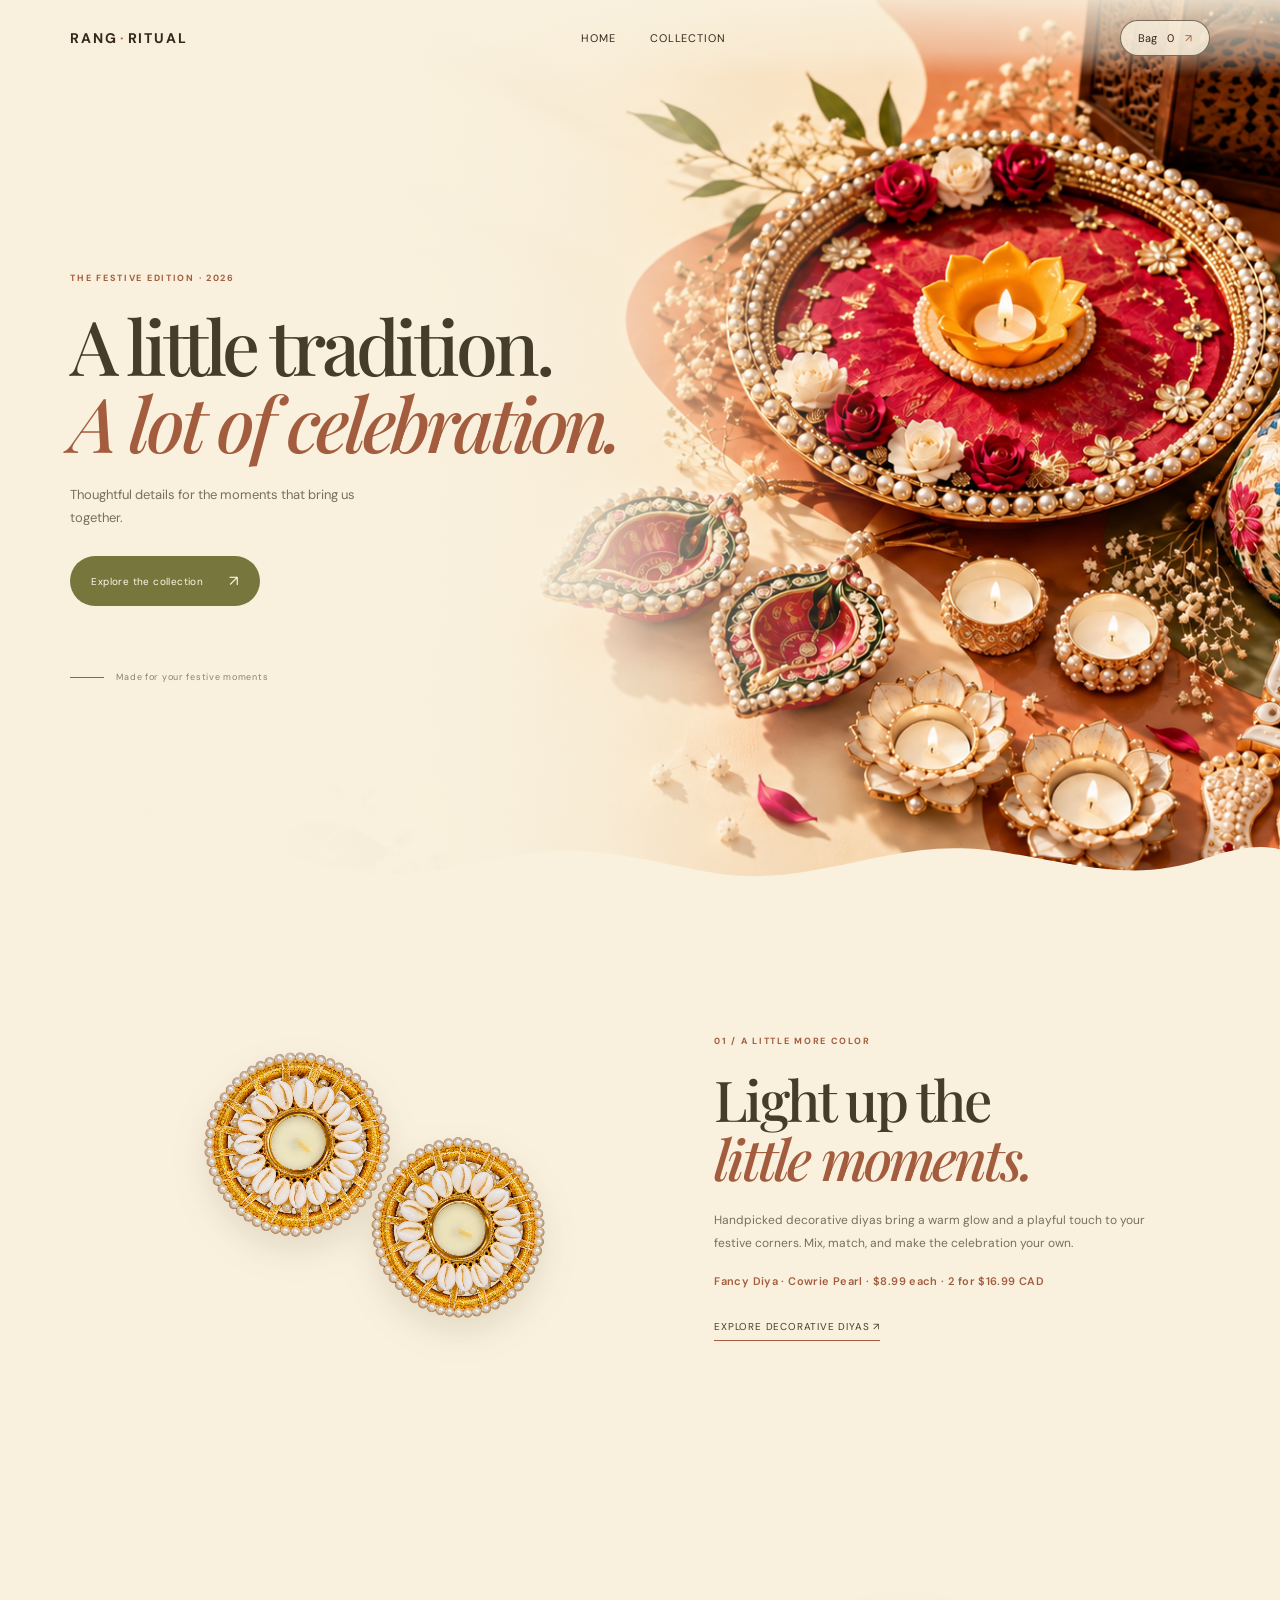
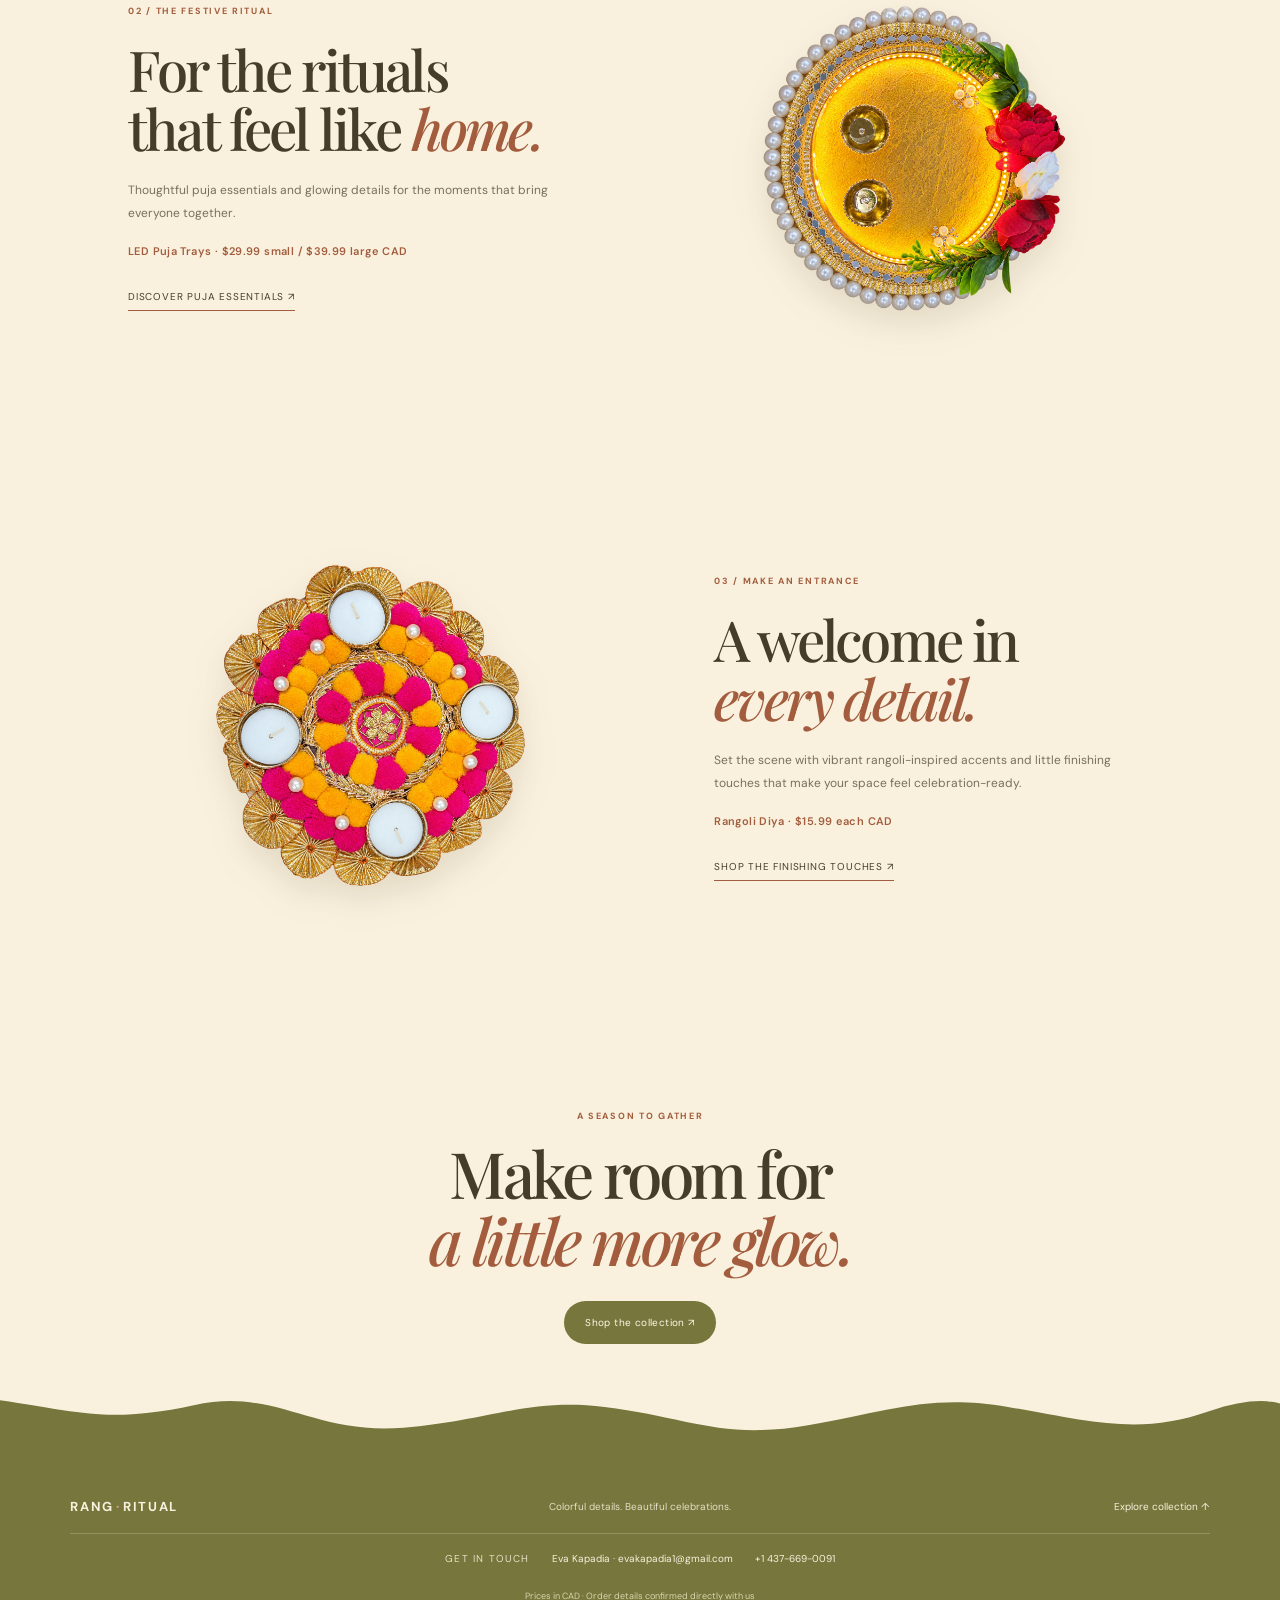
<file: index.html>
<!doctype html>
<html lang="en">

<head>
  <meta charset="utf-8">
  <meta name="viewport" content="width=device-width, initial-scale=1">
  <meta name="theme-color" content="#f9f1de">
  <title>Festive Collection — A little tradition, a lot of celebration</title>
  <link rel="preconnect" href="https://fonts.googleapis.com">
  <link rel="preconnect" href="https://fonts.gstatic.com" crossorigin>
  <link
    href="https://fonts.googleapis.com/css2?family=DM+Sans:wght@400;500;600;700&family=Playfair+Display:ital,wght@0,500;0,600;1,500;1,600&display=swap"
    rel="stylesheet">
  <link rel="stylesheet" href="style.css">
</head>

<body>
  <header class="nav"><a class="brand" href="index.html">RANG<span>·</span>RITUAL</a>
    <nav><a href="index.html">Home</a><a href="shop.html">Collection</a></nav><button
      class="cart-trigger" id="openCart">Bag <span id="cartCount">0</span> <span
        class="bag-icon">↗</span></button><button class="menu" id="menuBtn" aria-label="Open menu">☰</button>
  </header>
  <main>
    <section class="hero">
      <div class="hero-copy">
        <p class="eyebrow">THE FESTIVE EDITION · 2026</p>
        <h1>A little tradition.<br><em>A lot of celebration.</em></h1>
        <p class="hero-desc">Thoughtful details for the moments that bring us together.</p><a class="cta"
          href="shop.html">Explore the collection <span>↗</span></a>
        <div class="hero-note"><span class="line"></span><span>Made for your festive moments</span></div>
      </div>
      <div class="hero-art" aria-hidden="true"></div>
      <div class="hero-wave" aria-hidden="true">
        <svg viewBox="0 0 1440 100" preserveAspectRatio="none" xmlns="http://www.w3.org/2000/svg">
          <path
            d="M0,34 C90,48 122,62 218,40 C310,18 351,76 454,67 C548,59 594,31 680,42 C773,54 812,82 909,64 C1001,47 1046,26 1134,42 C1226,59 1282,77 1361,47 C1394,35 1421,32 1440,38 L1440,100 L0,100 Z"
            fill="#f0e4c9" />
        </svg>
      </div>
    </section>
    <section class="editorial-feature feature-one" id="feature-diyas">
      <div class="feature-visual"><span class="shape shape-peach"></span><img src="assets/home-fancy-diya-cutout.png"
          alt="Cowrie pearl fancy diya holders on a transparent background"></div>
      <div class="feature-copy">
        <p class="eyebrow">01 / A LITTLE MORE COLOR</p>
        <h2>Light up the<br><em>little moments.</em></h2>
        <p>Handpicked decorative diyas bring a warm glow and a playful touch to your festive corners. Mix, match, and
          make the celebration your own.</p>
        <p class="feature-price">Fancy Diya · Cowrie Pearl · $8.99 each · 2 for $16.99 CAD</p><a class="text-link"
          href="shop.html">Explore decorative diyas ↗</a>
      </div>
    </section>
    <section class="editorial-feature feature-two" id="feature-puja">
      <div class="feature-visual"><span class="shape shape-olive"></span><img src="assets/home-puja-tray-cutout.png"
          alt="Ornate LED puja tray with gold trim and floral accents on a transparent background"></div>
      <div class="feature-copy">
        <p class="eyebrow">02 / THE FESTIVE RITUAL</p>
        <h2>For the rituals<br>that feel like <em>home.</em></h2>
        <p>Thoughtful puja essentials and glowing details for the moments that bring everyone together.</p>
        <p class="feature-price">LED Puja Trays · $29.99 small / $39.99 large CAD</p><a class="text-link"
          href="shop.html">Discover puja essentials ↗</a>
      </div>
    </section>
    <section class="editorial-feature feature-three">
      <div class="feature-visual"><span class="shape shape-rust"></span><img src="assets/home-rangoli-diya-cutout.png"
          alt="Rangoli diya with bright pink and yellow accents"></div>
      <div class="feature-copy">
        <p class="eyebrow">03 / MAKE AN ENTRANCE</p>
        <h2>A welcome in<br><em>every detail.</em></h2>
        <p>Set the scene with vibrant rangoli-inspired accents and little finishing touches that make your space feel
          celebration-ready.</p>
        <p class="feature-price">Rangoli Diya · $15.99 each CAD</p><a class="text-link" href="shop.html">Shop the
          finishing touches ↗</a>
      </div>
    </section>
    <section class="closing">
      <p class="eyebrow">A SEASON TO GATHER</p>
      <h2>Make room for<br><em>a little more glow.</em></h2><a href="shop.html" class="cta">Shop the collection ↗</a>
      <div class="closing-wave" aria-hidden="true"><svg viewBox="0 0 1440 100" preserveAspectRatio="none"
          xmlns="http://www.w3.org/2000/svg">
          <path
            d="M0,34 C90,48 122,62 218,40 C310,18 351,76 454,67 C548,59 594,31 680,42 C773,54 812,82 909,64 C1001,47 1046,26 1134,42 C1226,59 1282,77 1361,47 C1394,35 1421,32 1440,38 L1440,100 L0,100 Z"
            fill="#77763c" />
        </svg></div>
    </section>
  </main>
  <footer><a class="brand" href="index.html">RANG<span>·</span>RITUAL</a>
    <p>Colorful details. Beautiful celebrations.</p><a href="shop.html">Explore collection ↑</a>
    <address class="footer-contact">
      <span class="footer-contact-label">Get in touch</span>
      <a href="mailto:evakapadia1@gmail.com">Eva Kapadia · evakapadia1@gmail.com</a>
      <a href="tel:+14376690091">+1 437-669-0091</a>
    </address>
    <small>Prices in CAD ·
      Order details confirmed directly with us</small>
  </footer>
  <div class="scrim" id="scrim"></div>
  <aside class="cart-panel" id="cartPanel" aria-label="Shopping cart">
    <div class="cart-head">
      <div>
        <p class="eyebrow">YOUR SELECTION</p>
        <h2>Your bag <span id="drawerCount">(0)</span></h2>
      </div><button id="closeCart" class="close" aria-label="Close cart">×</button>
    </div>
    <div id="cartItems" class="cart-items">
      <div class="empty">Your bag is waiting for a little glow.</div>
    </div>
    <div class="cart-bottom">
      <div class="subtotal"><span>Subtotal</span><strong id="subtotal">$0.00</strong></div>
      <p class="cart-hint">Bundle offers are applied automatically where available.</p><button id="orderBtn"
        class="order-btn">Continue to order ↗</button>
      <p class="cart-hint">Continue to WhatsApp to send your cart as an order request.</p>
    </div>
  </aside>
  <script src="script.js"></script>
</body>

</html>
</file>
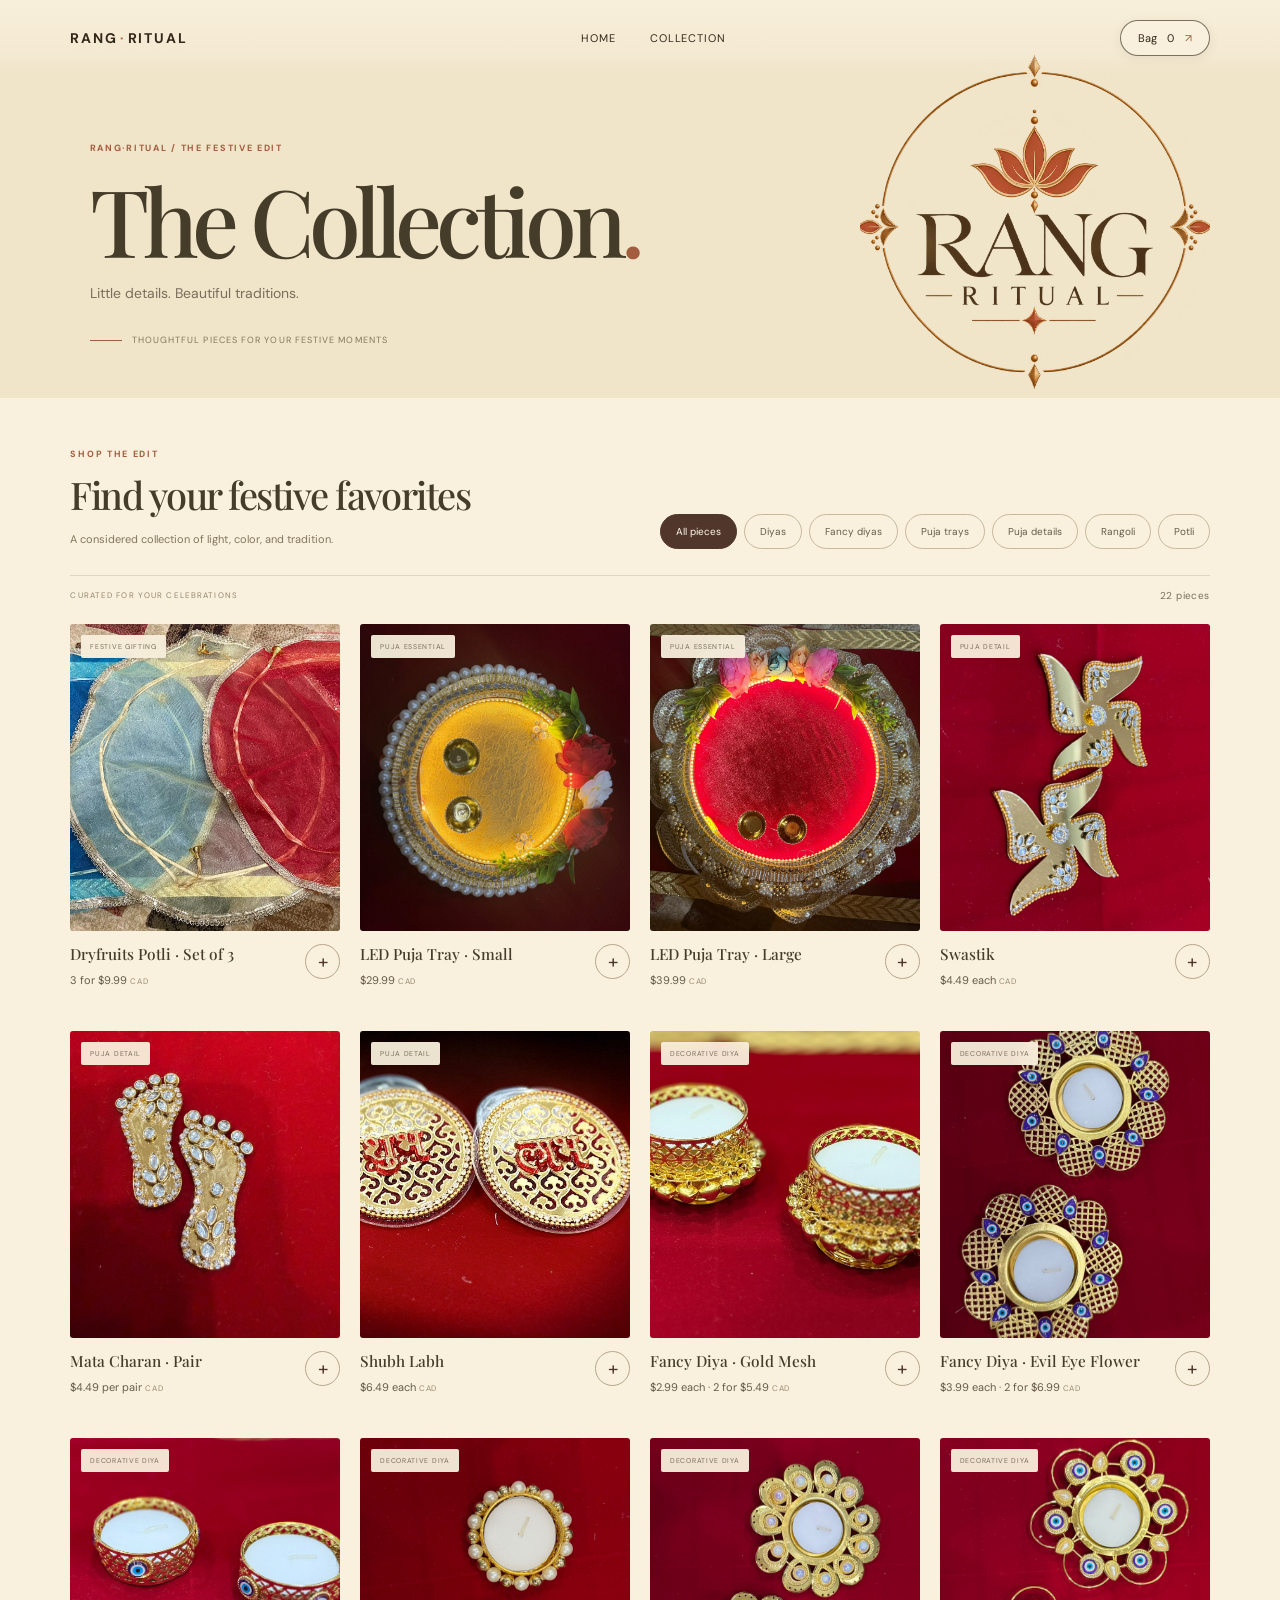
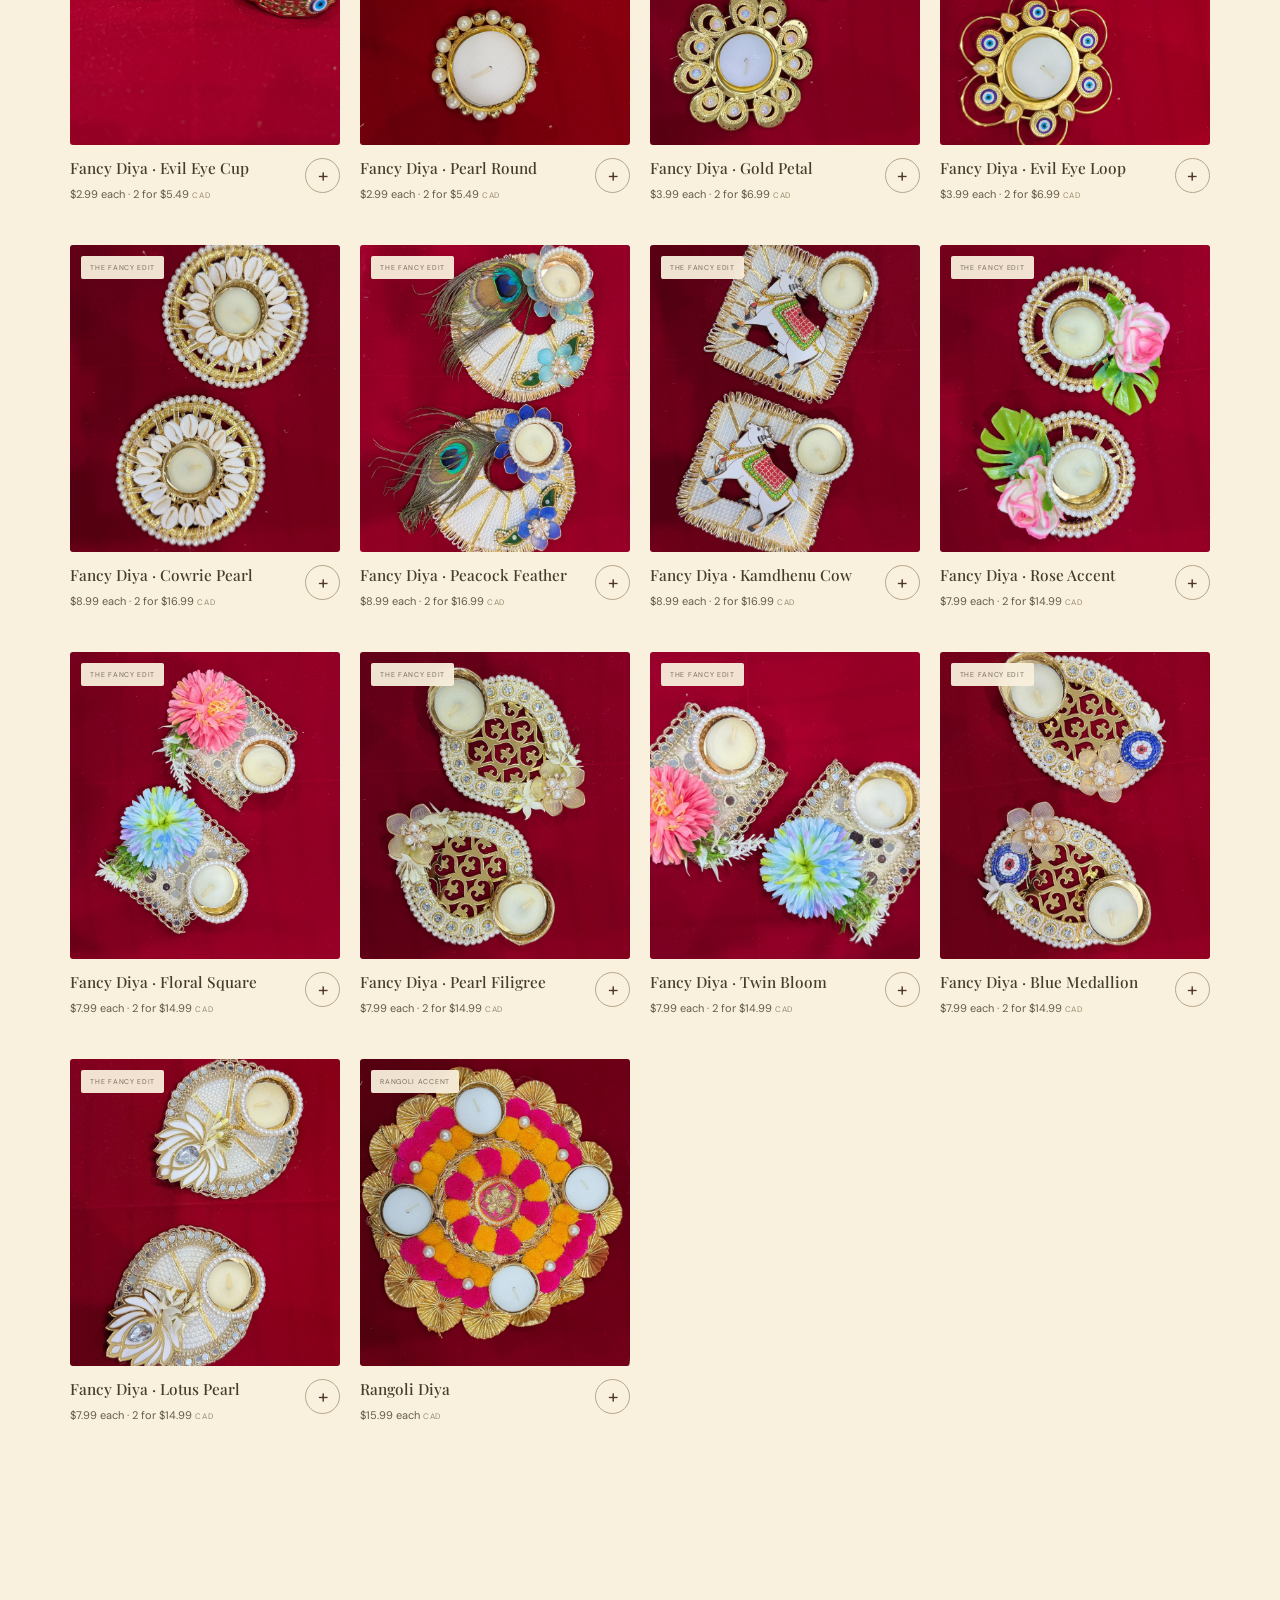
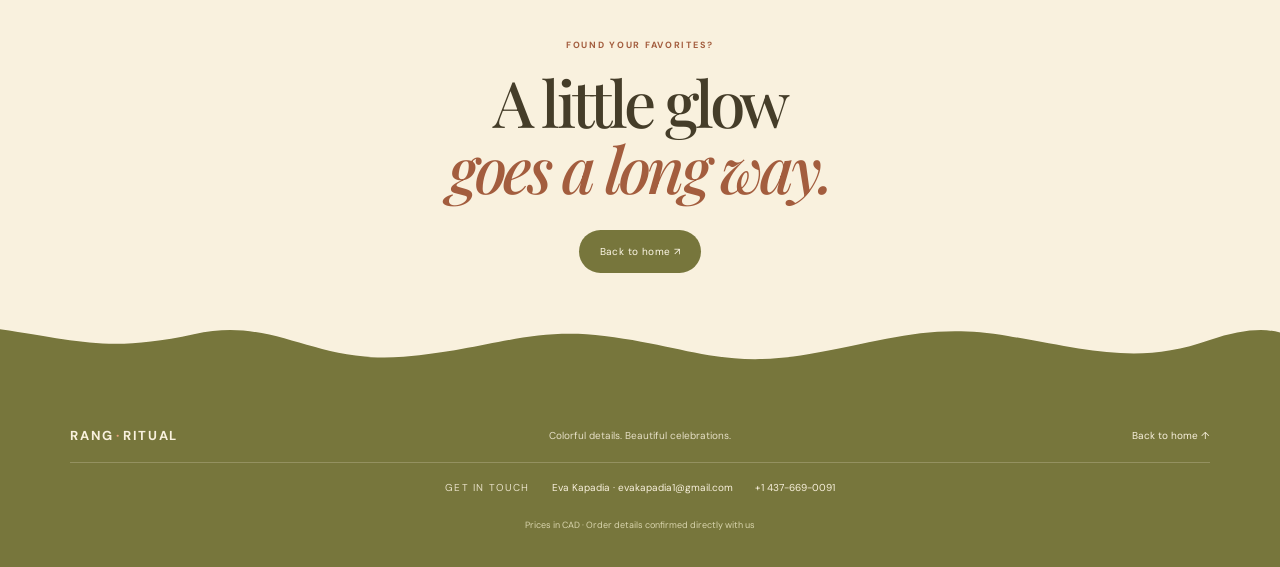
<file: shop.html>
<!doctype html>
<html lang="en">

<head>
    <meta charset="utf-8">
    <meta name="viewport" content="width=device-width, initial-scale=1">
    <meta name="theme-color" content="#f9f1de">
    <title>Collection — Rang·Ritual</title>
    <link rel="preconnect" href="https://fonts.googleapis.com">
    <link rel="preconnect" href="https://fonts.gstatic.com" crossorigin>
    <link
        href="https://fonts.googleapis.com/css2?family=DM+Sans:wght@400;500;600;700&family=Playfair+Display:ital,wght@0,500;0,600;1,500;1,600&display=swap"
        rel="stylesheet">
    <link rel="stylesheet" href="style.css">
</head>

<body>
    <header class="nav"><a class="brand" href="index.html">RANG<span>·</span>RITUAL</a>
        <nav><a href="index.html">Home</a><a href="shop.html">Collection</a></nav>
        <button class="cart-trigger" id="openCart">Bag <span id="cartCount">0</span> <span
                class="bag-icon">↗</span></button><button class="menu" id="menuBtn" aria-label="Open menu">☰</button>
    </header>
    <main>
        <section class="shop-banner">
            <img class="shop-banner-logo" src="assets/Elegant RANG RITUAL Lotus Emblem.png" alt="Rang Ritual lotus emblem">
            <p class="eyebrow">RANG·RITUAL / THE FESTIVE EDIT</p>
            <h1>The Collection<span class="shop-period">.</span></h1>
            <p>Little details. Beautiful traditions.</p>
            <div class="shop-banner-note"><span></span>Thoughtful pieces for your festive moments</div>
        </section>
        <section class="catalog shop-catalog">
            <div class="catalog-head">
                <div class="catalog-title">
                    <p class="eyebrow">SHOP THE EDIT</p>
                    <h3>Find your festive favorites</h3>
                    <p class="catalog-subtitle">A considered collection of light, color, and tradition.</p>
                </div>
                <div class="filters" id="filters" aria-label="Filter products by category"><button class="active"
                        data-filter="all">All pieces</button><button data-filter="diya">Diyas</button><button
                        data-filter="fancy">Fancy diyas</button><button data-filter="tray">Puja trays</button><button
                        data-filter="puja">Puja details</button><button data-filter="rangoli">Rangoli</button><button
                        data-filter="potli">Potli</button></div>
            </div>
            <div class="catalog-status"><span>CURATED FOR YOUR CELEBRATIONS</span><span id="resultCount">22
                    pieces</span></div>
            <div class="products" id="products" aria-live="polite"></div>
        </section>
        <section class="closing">
            <p class="eyebrow">FOUND YOUR FAVORITES?</p>
            <h2>A little glow<br><em>goes a long way.</em></h2><a href="index.html" class="cta">Back to home ↗</a>
            <div class="closing-wave" aria-hidden="true"><svg viewBox="0 0 1440 100" preserveAspectRatio="none"
                    xmlns="http://www.w3.org/2000/svg">
                    <path
                        d="M0,34 C90,48 122,62 218,40 C310,18 351,76 454,67 C548,59 594,31 680,42 C773,54 812,82 909,64 C1001,47 1046,26 1134,42 C1226,59 1282,77 1361,47 C1394,35 1421,32 1440,38 L1440,100 L0,100 Z"
                        fill="#77763c" />
                </svg></div>
        </section>
    </main>
    <footer><a class="brand" href="index.html">RANG<span>·</span>RITUAL</a>
        <p>Colorful details. Beautiful celebrations.</p><a href="index.html">Back to home ↑</a>
        <address class="footer-contact">
            <span class="footer-contact-label">Get in touch</span>
            <a href="mailto:evakapadia1@gmail.com">Eva Kapadia · evakapadia1@gmail.com</a>
            <a href="tel:+14376690091">+1 437-669-0091</a>
        </address>
        <small>Prices in CAD ·
            Order details confirmed directly with us</small>
    </footer>
    <div class="scrim" id="scrim"></div>
    <aside class="cart-panel" id="cartPanel" aria-label="Shopping cart">
        <div class="cart-head">
            <div>
                <p class="eyebrow">YOUR SELECTION</p>
                <h2>Your bag <span id="drawerCount">(0)</span></h2>
            </div><button id="closeCart" class="close" aria-label="Close cart">×</button>
        </div>
        <div id="cartItems" class="cart-items">
            <div class="empty">Your bag is waiting for a little glow.</div>
        </div>
        <div class="cart-bottom">
            <div class="subtotal"><span>Subtotal</span><strong id="subtotal">$0.00</strong></div>
            <p class="cart-hint">Bundle offers are applied automatically where available.</p><button id="orderBtn"
                class="order-btn">Continue to order ↗</button>
            <p class="cart-hint">Continue to WhatsApp to send your cart as an order request.</p>
        </div>
    </aside>
    <script src="script.js"></script>
</body>

</html>
</file>
<file: style.css>
* {
  box-sizing: border-box;
}
html {
  scroll-behavior: smooth;
}
body {
  margin: 0;
  background: #f9f1de;
  color: #453d29;
  font-family: "DM Sans", sans-serif;
}
button,
a {
  font: inherit;
}
a {
  color: inherit;
  text-decoration: none;
}
.nav {
  height: 76px;
  padding: 0 5.5%;
  display: flex;
  align-items: center;
  justify-content: space-between;
  position: absolute;
  z-index: 5;
  top: 0;
  width: 100%;
  color: #453d29;
}
.brand {
  font-size: 14px;
  font-weight: 700;
  letter-spacing: 0.13em;
}
.brand span {
  color: #c16e45;
  margin: 0 2px;
}
.nav nav {
  display: flex;
  gap: 34px;
  font-size: 11px;
  letter-spacing: 0.08em;
  text-transform: uppercase;
}
.nav nav a {
  transition: opacity 0.2s;
}
.nav nav a:hover {
  opacity: 0.55;
}
.cart-trigger {
  border: 1px solid #453d29;
  background: transparent;
  border-radius: 30px;
  padding: 10px 17px;
  font-size: 11px;
  cursor: pointer;
}
.cart-trigger span:first-child {
  margin-left: 7px;
}
.bag-icon {
  margin-left: 8px;
  color: #b95d36;
}
.menu {
  display: none;
  background: none;
  border: 0;
  font-size: 20px;
}
.hero {
  min-height: 680px;
  height: min(790px, 100vh);
  position: relative;
  overflow: hidden;
  display: flex;
  align-items: center;
  padding: 100px 5.5% 70px;
  background: #f9f1de;
}
.hero-copy {
  position: relative;
  z-index: 2;
  width: 48%;
  max-width: 590px;
  margin-top: 10px;
}
.eyebrow {
  font-size: 9px;
  letter-spacing: 0.19em;
  font-weight: 700;
  color: #a35d3e;
  margin: 0 0 22px;
}
.hero h1,
.intro h2,
.story h2,
.essentials h2,
.closing h2 {
  font-family: "Playfair Display", serif;
  font-weight: 500;
  letter-spacing: -0.055em;
  line-height: 1.04;
  margin: 0;
}
.hero h1 {
  font-size: clamp(42px, 5.6vw, 78px);
}
em {
  font-weight: 500;
  color: #a35d3e;
}
.hero-desc {
  font-size: 13px;
  line-height: 1.8;
  color: #786f5c;
  max-width: 320px;
  margin: 23px 0 27px;
}
.cta {
  display: inline-flex;
  align-items: center;
  gap: 26px;
  padding: 15px 21px;
  background: #77763c;
  color: #fff9e9;
  border-radius: 30px;
  font-size: 10px;
  letter-spacing: 0.04em;
  transition:
    transform 0.2s,
    background 0.2s;
}
.cta:hover {
  transform: translateY(-2px);
  background: #56562b;
}
.cta span {
  font-size: 15px;
}
.hero-note {
  display: flex;
  align-items: center;
  gap: 12px;
  margin-top: 76px;
  font-size: 9px;
  letter-spacing: 0.08em;
  color: #8c8067;
}
.line {
  width: 34px;
  height: 1px;
  background: #a35d3e;
}
.hero-art {
  position: absolute;
  right: -2%;
  top: 4%;
  width: 65%;
  height: 91%;
  display: flex;
  align-items: center;
  justify-content: center;
}
.hero-art img {
  width: 100%;
  height: 100%;
  object-fit: contain;
  mix-blend-mode: multiply;
}
.side-note {
  position: absolute;
  right: 2.5%;
  top: 48%;
  writing-mode: vertical-rl;
  font-size: 8px;
  letter-spacing: 0.22em;
  color: #8d815f;
}
.hero-bottom-wave {
  position: absolute;
  bottom: -1px;
  left: 0;
  width: 100%;
  height: 62px;
  background: #f0e4c9;
  clip-path: polygon(
    0 40%,
    8% 55%,
    17% 35%,
    27% 65%,
    37% 55%,
    48% 70%,
    58% 35%,
    69% 58%,
    80% 38%,
    90% 62%,
    100% 32%,
    100% 100%,
    0 100%
  );
}
.intro {
  text-align: center;
  padding: 115px 20px 62px;
  background: #f0e4c9;
}
.intro .eyebrow {
  margin-bottom: 16px;
}
.intro h2 {
  font-size: clamp(38px, 5vw, 64px);
}
.intro > p:last-child {
  font-size: 12px;
  color: #7c715e;
  margin-top: 18px;
}
.catalog {
  padding: 50px 5.5% 125px;
  background: #f0e4c9;
}
.catalog-head {
  display: flex;
  align-items: end;
  justify-content: space-between;
  gap: 24px;
  margin-bottom: 30px;
}
.catalog-head .eyebrow {
  margin-bottom: 9px;
}
.catalog-head h3 {
  font:
    500 32px "Playfair Display",
    serif;
  margin: 0;
  letter-spacing: -0.04em;
}
.filters {
  display: flex;
  gap: 7px;
  flex-wrap: wrap;
  justify-content: flex-end;
}
.filters button {
  border: 1px solid #c8b99b;
  background: transparent;
  border-radius: 30px;
  padding: 9px 13px;
  font-size: 9px;
  color: #665b47;
  cursor: pointer;
}
.filters button.active,
.filters button:hover {
  background: #77763c;
  border-color: #77763c;
  color: #fff;
}
.products {
  display: grid;
  grid-template-columns: repeat(4, minmax(0, 1fr));
  gap: 42px 18px;
}
.product {
  min-width: 0;
}
.product-image {
  height: clamp(180px, 23vw, 320px);
  background: #eadbc2;
  position: relative;
  overflow: hidden;
  border-radius: 2px;
}
.product-image img {
  width: 100%;
  height: 100%;
  object-fit: cover;
  mix-blend-mode: multiply;
  transition: transform 0.6s cubic-bezier(0.2, 0.7, 0.2, 1);
}
.product:hover .product-image img {
  transform: scale(1.045);
}
.product-tag {
  position: absolute;
  top: 12px;
  left: 12px;
  background: #f9f1de;
  color: #786f5c;
  padding: 7px 9px;
  font-size: 8px;
  letter-spacing: 0.08em;
  text-transform: uppercase;
}
.product-meta {
  display: flex;
  justify-content: space-between;
  gap: 10px;
  align-items: start;
  padding: 13px 0 0;
}
.product h4 {
  font:
    500 16px "Playfair Display",
    serif;
  margin: 0 0 5px;
}
.price {
  font-size: 11px;
  color: #716750;
  line-height: 1.5;
}
.add {
  border: 1px solid #77763c;
  background: transparent;
  color: #55552d;
  border-radius: 50%;
  width: 33px;
  height: 33px;
  flex: none;
  cursor: pointer;
  font-size: 19px;
  line-height: 1;
  transition: all 0.2s;
}
.add:hover {
  background: #77763c;
  color: #fff;
}
.story {
  padding: 110px 10%;
  display: grid;
  grid-template-columns: 1fr 1fr;
  gap: 9%;
  align-items: center;
  position: relative;
  background: #f9f1de;
  overflow: hidden;
}
.story-image {
  position: relative;
  height: 430px;
  background: #e5c5a7;
}
.story-image:before {
  content: "";
  position: absolute;
  inset: -30px 15% 35% -12%;
  background: #d88d62;
  border-radius: 48% 52% 43% 57%;
  transform: rotate(-14deg);
}
.story-image img {
  position: relative;
  width: 100%;
  height: 100%;
  object-fit: cover;
  mix-blend-mode: multiply;
}
.story-copy {
  max-width: 400px;
}
.story h2 {
  font-size: clamp(38px, 4.5vw, 60px);
}
.story-copy > p:not(.eyebrow) {
  font-size: 12px;
  line-height: 1.9;
  color: #786f5c;
  margin: 22px 0;
}
.text-link {
  font-size: 10px;
  letter-spacing: 0.08em;
  text-transform: uppercase;
  border-bottom: 1px solid #a35d3e;
  padding-bottom: 7px;
}
.story-spark {
  position: absolute;
  top: 18%;
  right: 13%;
  font-size: 32px;
  color: #b87b51;
}
.essentials {
  background: #d88d62;
  display: grid;
  grid-template-columns: 1fr 1fr;
  min-height: 430px;
  align-items: center;
  padding: 60px 10%;
  gap: 8%;
  overflow: hidden;
}
.essentials-copy {
  max-width: 420px;
}
.essentials .eyebrow {
  color: #5d4d2d;
}
.essentials h2 {
  font-size: clamp(38px, 4.5vw, 60px);
  color: #453d29;
}
.essentials h2 em {
  color: #f9f1de;
}
.essentials-copy > p:not(.eyebrow) {
  font-size: 12px;
  color: #604b3a;
  margin: 20px 0 26px;
}
.cta-light {
  background: #453d29;
}
.cta-light:hover {
  background: #29261b;
}
.essentials-photo {
  height: 340px;
  position: relative;
}
.essentials-photo:before {
  content: "";
  position: absolute;
  inset: 0;
  background: #f9f1de;
  border-radius: 48% 52% 50% 50%;
  transform: rotate(8deg) scale(1.05);
}
.essentials-photo img {
  position: relative;
  width: 100%;
  height: 100%;
  object-fit: contain;
  mix-blend-mode: multiply;
}
.closing {
  text-align: center;
  padding: 100px 20px 110px;
  background: #f9f1de;
}
.closing .eyebrow {
  margin-bottom: 18px;
}
.closing h2 {
  font-size: clamp(40px, 5vw, 66px);
  margin-bottom: 28px;
}
footer {
  background: #77763c;
  color: #f9f1de;
  padding: 36px 5.5%;
  display: grid;
  grid-template-columns: 1fr 1fr 1fr;
  align-items: center;
  gap: 10px;
}
footer .brand {
  font-size: 13px;
}
footer .brand span {
  color: #e8a27b;
}
footer p,
footer a:not(.brand) {
  font-size: 10px;
}
footer p {
  text-align: center;
  color: #e6dfc6;
}
footer > a:not(.brand) {
  text-align: right;
}
footer .footer-contact {
  grid-column: 1/-1;
  display: flex;
  flex-wrap: wrap;
  justify-content: center;
  align-items: center;
  gap: 8px 22px;
  padding-top: 18px;
  border-top: 1px solid rgba(249, 241, 222, .22);
  font-style: normal;
  font-size: 11px;
}
footer .footer-contact-label {
  color: #e6dfc6;
  font-size: 10px;
  letter-spacing: .12em;
  text-transform: uppercase;
}
footer .footer-contact a {
  color: inherit;
  text-decoration: none;
}
footer .footer-contact a:hover {
  text-decoration: underline;
  text-underline-offset: 3px;
}
footer small {
  grid-column: 1/-1;
  text-align: center;
  font-size: 9px;
  color: #d9d5ad;
  margin-top: 15px;
}
.scrim {
  position: fixed;
  inset: 0;
  background: #211b17a8;
  z-index: 10;
  opacity: 0;
  visibility: hidden;
  transition: 0.25s;
}
.scrim.open {
  opacity: 1;
  visibility: visible;
}
.cart-panel {
  position: fixed;
  z-index: 11;
  right: 0;
  top: 0;
  height: 100%;
  width: min(440px, 100%);
  background: #f9f1de;
  transform: translateX(102%);
  transition: transform 0.3s ease;
  display: flex;
  flex-direction: column;
  padding: 28px;
}
.cart-panel.open {
  transform: translateX(0);
}
.cart-head {
  display: flex;
  justify-content: space-between;
  align-items: center;
  border-bottom: 1px solid #dfd3b9;
  padding-bottom: 20px;
}
.cart-head .eyebrow {
  margin-bottom: 8px;
}
.cart-head h2 {
  font:
    500 30px "Playfair Display",
    serif;
  margin: 0;
}
.cart-head h2 span {
  font: 11px "DM Sans";
  color: #82765d;
}
.close {
  border: 0;
  background: none;
  font-size: 28px;
  cursor: pointer;
  color: #453d29;
}
.cart-items {
  overflow: auto;
  flex: 1;
  padding: 12px 0;
}
.empty {
  padding: 50px 0;
  text-align: center;
  color: #847861;
  font:
    italic 18px "Playfair Display",
    serif;
}
.cart-row {
  display: grid;
  grid-template-columns: 66px 1fr auto;
  gap: 12px;
  padding: 14px 0;
  border-bottom: 1px solid #e5dac3;
  align-items: center;
}
.cart-row img {
  width: 66px;
  height: 72px;
  object-fit: cover;
  background: #eadbc2;
  mix-blend-mode: multiply;
}
.cart-row h4 {
  font:
    500 15px "Playfair Display",
    serif;
  margin: 0 0 5px;
}
.cart-row p {
  font-size: 10px;
  color: #82765d;
  margin: 0;
}
.qty {
  display: flex;
  align-items: center;
  gap: 10px;
  margin-top: 8px;
}
.qty button {
  width: 22px;
  height: 22px;
  border: 1px solid #c7b99d;
  border-radius: 50%;
  background: transparent;
  cursor: pointer;
}
.cart-row strong {
  font-size: 12px;
  align-self: start;
}
.cart-bottom {
  border-top: 1px solid #dfd3b9;
  padding-top: 17px;
}
.subtotal {
  display: flex;
  justify-content: space-between;
  font-size: 12px;
}
.subtotal strong {
  font-size: 18px;
}
.cart-hint {
  font-size: 10px;
  line-height: 1.6;
  color: #82765d;
}
.order-btn {
  width: 100%;
  padding: 15px;
  border: 0;
  border-radius: 30px;
  background: #77763c;
  color: #fff9e9;
  font-size: 11px;
  letter-spacing: 0.05em;
  cursor: pointer;
  margin: 10px 0 0;
}
.order-btn:hover {
  background: #56562b;
}
code {
  font-size: 10px;
  background: #eee4d0;
  padding: 2px 4px;
}
@media (max-width: 900px) {
  .products {
    grid-template-columns: repeat(3, minmax(0, 1fr));
  }
  .catalog-head {
    align-items: start;
    flex-direction: column;
  }
  .filters {
    justify-content: flex-start;
  }
  .hero-art {
    right: -12%;
    width: 70%;
    opacity: 0.9;
  }
  .hero-copy {
    width: 53%;
  }
  .story {
    padding-left: 7%;
    padding-right: 7%;
    gap: 6%;
  }
}
@media (max-width: 620px) {
  .nav {
    height: 65px;
    padding: 0 5%;
  }
  .nav nav {
    display: none;
    position: absolute;
    top: 62px;
    left: 5%;
    right: 5%;
    padding: 18px;
    background: #f9f1de;
    box-shadow: 0 10px 25px #453d2918;
    flex-direction: column;
    gap: 17px;
  }
  .nav nav.show {
    display: flex;
  }
  .menu {
    display: block;
  }
  .cart-trigger {
    padding: 8px 12px;
  }
  .hero {
    height: auto;
    min-height: 700px;
    display: block;
    padding: 115px 6% 65px;
  }
  .hero-copy {
    width: 100%;
    max-width: 450px;
  }
  .hero h1 {
    font-size: clamp(42px, 11vw, 62px);
  }
  .hero-desc {
    max-width: 260px;
  }
  .hero-note {
    margin-top: 25px;
  }
  .hero-art {
    top: auto;
    bottom: 28px;
    right: -10%;
    width: 105%;
    height: 340px;
    opacity: 1;
  }
  .side-note {
    display: none;
  }
  .hero-bottom-wave {
    height: 35px;
  }
  .intro {
    padding: 85px 20px 40px;
  }
  .catalog {
    padding: 35px 5% 80px;
  }
  .catalog-head h3 {
    font-size: 28px;
  }
  .filters {
    gap: 6px;
  }
  .filters button {
    padding: 8px 11px;
  }
  .products {
    grid-template-columns: repeat(2, minmax(0, 1fr));
    gap: 28px 12px;
  }
  .product-image {
    height: clamp(170px, 56vw, 270px);
  }
  .product h4 {
    font-size: 14px;
  }
  .product-meta {
    gap: 5px;
  }
  .add {
    width: 30px;
    height: 30px;
  }
  .story {
    padding: 70px 7%;
    grid-template-columns: 1fr;
    gap: 35px;
  }
  .story-image {
    height: 310px;
    margin: 0 7%;
  }
  .story-copy {
    max-width: none;
  }
  .story-spark {
    top: 8%;
    right: 10%;
  }
  .essentials {
    padding: 65px 7%;
    grid-template-columns: 1fr;
    gap: 25px;
  }
  .essentials-photo {
    height: 250px;
    grid-row: 1;
  }
  .closing {
    padding: 75px 15px 85px;
  }
  footer {
    grid-template-columns: 1fr 1fr;
    padding: 30px 6%;
  }
  footer p {
    display: none;
  }
  footer > a:not(.brand) {
    text-align: right;
  }
  footer small {
    margin-top: 10px;
  }
}
/* Editorial homepage and multi-page additions */
.editorial-feature {
  display: grid;
  grid-template-columns: 1.05fr 0.95fr;
  gap: 10%;
  align-items: center;
  padding: 95px 10%;
  position: relative;
  overflow: hidden;
  min-height: 510px;
  background: #f9f1de;
}
.editorial-feature.feature-two {
  grid-template-columns: 0.95fr 1.05fr;
  background: #f0e4c9;
}
.feature-two .feature-visual {
  grid-column: 2;
  grid-row: 1;
}
.feature-two .feature-copy {
  grid-column: 1;
  grid-row: 1;
}
.feature-visual {
  height: 380px;
  position: relative;
  display: flex;
  align-items: center;
  justify-content: center;
}
.feature-visual .shape {
  position: absolute;
  inset: 5% 8%;
  border-radius: 44% 56% 60% 40% / 50% 38% 62% 50%;
  transform: rotate(-12deg);
}
.shape-peach {
  background: #d88d62;
}
.shape-olive {
  background: #77763c;
}
.shape-rust {
  background: #c8784e;
}
.feature-visual img {
  position: relative;
  width: 88%;
  height: 100%;
  object-fit: contain;
  mix-blend-mode: multiply;
  filter: drop-shadow(0 18px 14px #49351d20);
  z-index: 1;
}
.feature-copy {
  max-width: 440px;
  position: relative;
  z-index: 1;
}
.feature-copy h2 {
  font:
    500 clamp(38px, 4.4vw, 61px)/1.05 "Playfair Display",
    serif;
  letter-spacing: -0.05em;
  margin: 0;
}
.feature-copy > p:not(.eyebrow) {
  font-size: 12px;
  line-height: 1.9;
  color: #786f5c;
  margin: 22px 0 25px;
}
.feature-three {
  background: #f9f1de;
}
.shop-banner,
.about-hero {
  padding: 145px 8% 70px;
  background: #f0e4c9;
}
.shop-banner h1,
.about-hero h1 {
  font:
    500 clamp(48px, 7vw, 86px)/1.02 "Playfair Display",
    serif;
  letter-spacing: -0.055em;
  margin: 0;
}
.shop-banner > p:last-child,
.about-hero > p:last-child {
  font-size: 13px;
  color: #786f5c;
  margin-top: 20px;
}
.shop-catalog {
  padding-top: 40px;
}
@media (max-width: 700px) {
  .editorial-feature,
  .editorial-feature.feature-two {
    grid-template-columns: 1fr;
    gap: 20px;
    padding: 65px 7%;
    min-height: 0;
  }
  .feature-two .feature-visual,
  .feature-two .feature-copy {
    grid-column: auto;
    grid-row: auto;
  }
  .feature-two .feature-visual {
    grid-row: 1;
  }
  .feature-visual {
    height: 290px;
  }
  .feature-copy h2 {
    font-size: 42px;
  }
  .feature-copy > p:not(.eyebrow) {
    margin: 15px 0 20px;
  }
  .shop-banner,
  .about-hero {
    padding: 115px 7% 55px;
  }
  .shop-banner h1,
  .about-hero h1 {
    font-size: 54px;
  }
}

/* V3 HERO: full-bleed image with typography layered on top */
.hero {
  min-height: min(900px, 100svh);
  height: max(700px, 100svh);
  padding: 110px 5.5% 85px;
  align-items: center;
  isolation: isolate;
  background: #f9f1de;
}
.hero::before {
  content: "";
  position: absolute;
  inset: 0;
  z-index: -2;
  background-image: url("assets/hero.png");
  background-size: cover;
  background-position: center center;
}
.hero::after {
  content: "";
  position: absolute;
  inset: 0;
  z-index: -1;
  background: linear-gradient(
    90deg,
    rgba(249, 241, 222, 0.98) 0%,
    rgba(249, 241, 222, 0.92) 28%,
    rgba(249, 241, 222, 0.55) 43%,
    rgba(249, 241, 222, 0.04) 65%,
    rgba(249, 241, 222, 0) 100%
  );
  pointer-events: none;
}
.hero-copy {
  width: min(58%, 760px);
  max-width: 760px;
  margin-top: 20px;
}
.hero h1 {
  font-size: clamp(48px, 6.3vw, 94px);
  text-shadow: 0 1px 0 rgba(249, 241, 222, 0.12);
}
.hero-art {
  display: none;
}
.hero-note {
  margin-top: 65px;
}
.hero-bottom-wave {
  height: 58px;
  background: #f0e4c9;
  z-index: 1;
}
.nav {
  position: absolute;
  background: linear-gradient(
    180deg,
    rgba(249, 241, 222, 0.75),
    rgba(249, 241, 222, 0)
  );
}
.side-note {
  right: 2.5%;
  z-index: 2;
}
@media (min-width: 1500px) {
  .hero::before {
    background-position: center 48%;
  }
}
@media (max-width: 900px) {
  .hero {
    min-height: 760px;
    height: 92svh;
  }
  .hero-copy {
    width: 65%;
  }
  .hero::before {
    background-position: 58% center;
  }
  .hero::after {
    background: linear-gradient(
      90deg,
      rgba(249, 241, 222, 0.98) 0%,
      rgba(249, 241, 222, 0.9) 38%,
      rgba(249, 241, 222, 0.48) 65%,
      rgba(249, 241, 222, 0.12) 100%
    );
  }
}
@media (max-width: 620px) {
  .hero {
    min-height: 760px;
    height: 94svh;
    padding: 120px 6% 70px;
  }
  .hero::before {
    background-size: auto 72%;
    background-repeat: no-repeat;
    background-position: 63% bottom 25px;
  }
  .hero::after {
    background: linear-gradient(
      180deg,
      rgba(249, 241, 222, 0.99) 0%,
      rgba(249, 241, 222, 0.96) 34%,
      rgba(249, 241, 222, 0.6) 54%,
      rgba(249, 241, 222, 0.04) 78%,
      rgba(249, 241, 222, 0) 100%
    );
  }
  .hero-copy {
    width: 100%;
    max-width: 500px;
    margin-top: 0;
  }
  .hero h1 {
    font-size: clamp(43px, 10vw, 60px);
  }
  .hero-desc {
    max-width: 290px;
  }
  .hero-note {
    margin-top: 28px;
  }
  .hero-bottom-wave {
    height: 34px;
  }
  .side-note {
    display: none;
  }
}

/* V4 refinement: clean full-bleed hero, no code-drawn wave */
.hero {
  min-height: 100svh;
  height: 100svh;
  max-height: 1000px;
  padding-top: 115px;
  padding-bottom: 60px;
  overflow: hidden;
}
.hero::before {
  background-image: url("assets/hero.png");
  background-size: cover;
  background-position: center center;
}
.hero::after {
  background: linear-gradient(
    90deg,
    rgba(249, 241, 222, 1) 0%,
    rgba(249, 241, 222, 0.99) 27%,
    rgba(249, 241, 222, 0.94) 38%,
    rgba(249, 241, 222, 0.78) 47%,
    rgba(249, 241, 222, 0.24) 59%,
    rgba(249, 241, 222, 0) 69%
  );
}
.hero-copy {
  width: min(56%, 760px);
  max-width: 760px;
  margin-top: 0;
}
.hero h1 {
  font-size: clamp(48px, 5.9vw, 88px);
  line-height: 1.02;
}
.hero-bottom-wave {
  display: none !important;
}
.side-note {
  display: none;
}
@media (max-width: 900px) {
  .hero {
    height: 92svh;
    min-height: 720px;
  }
  .hero::before {
    background-position: 58% center;
  }
  .hero::after {
    background: linear-gradient(
      90deg,
      rgba(249, 241, 222, 1) 0%,
      rgba(249, 241, 222, 0.98) 34%,
      rgba(249, 241, 222, 0.88) 46%,
      rgba(249, 241, 222, 0.45) 65%,
      rgba(249, 241, 222, 0.08) 100%
    );
  }
  .hero-copy {
    width: 68%;
  }
}
@media (max-width: 620px) {
  .hero {
    height: 94svh;
    min-height: 760px;
    padding: 125px 6% 50px;
  }
  .hero::before {
    background-size: auto 62%;
    background-repeat: no-repeat;
    background-position: 64% bottom;
  }
  .hero::after {
    background: linear-gradient(
      180deg,
      rgba(249, 241, 222, 1) 0%,
      rgba(249, 241, 222, 1) 37%,
      rgba(249, 241, 222, 0.96) 47%,
      rgba(249, 241, 222, 0.38) 62%,
      rgba(249, 241, 222, 0) 76%
    );
  }
  .hero-copy {
    width: 100%;
  }
  .hero h1 {
    font-size: clamp(41px, 10vw, 58px);
  }
  .hero-note {
    margin-top: 24px;
  }
}

/* V5: improve navigation contrast over the full-bleed hero without moving it */
.nav {
  color: #352719;
  background: linear-gradient(
    180deg,
    rgba(249, 241, 222, 0.88) 0%,
    rgba(249, 241, 222, 0.48) 68%,
    rgba(249, 241, 222, 0) 100%
  );
  text-shadow: 0 1px 8px rgba(249, 241, 222, 0.55);
}
.nav nav a,
.nav .brand,
.nav .cart-trigger {
  color: #352719;
}
.nav .cart-trigger {
  background: rgba(249, 241, 222, 0.82);
  border-color: rgba(69, 61, 41, 0.7);
  box-shadow: 0 2px 12px rgba(65, 43, 22, 0.08);
  text-shadow: none;
}
.nav .cart-trigger:hover {
  background: #77763c;
  border-color: #77763c;
  color: #fff9e9;
}
.nav .cart-trigger:hover .bag-icon {
  color: #fff9e9;
}
.nav .bag-icon {
  color: #a35d3e;
}
.nav .menu {
  color: #352719;
}
@media (max-width: 620px) {
  .nav {
    background: linear-gradient(
      180deg,
      rgba(249, 241, 222, 0.96),
      rgba(249, 241, 222, 0.72)
    );
  }
  .nav nav {
    background: #f9f1de;
    border: 1px solid rgba(69, 61, 41, 0.12);
    border-radius: 12px;
  }
}

/* V6: organic wave transition into the next section. Hero photo is unchanged. */
.hero {
  position: relative;
}
.hero-wave {
  position: absolute;
  z-index: 4;
  left: 0;
  right: 0;
  bottom: -1px;
  height: clamp(42px, 6.5vw, 88px);
  pointer-events: none;
  line-height: 0;
}
.hero-wave svg {
  display: block;
  width: 100%;
  height: 100%;
}
.hero .hero-copy {
  z-index: 2;
}
.hero::before {
  z-index: -2;
}
.hero::after {
  z-index: -1;
}
@media (max-width: 620px) {
  .hero-wave {
    height: 44px;
  }
}

/* V7: homepage goes straight from hero into the three editorial product features */
.hero-wave svg path {
  fill: #f9f1de;
}
.feature-price {
  font-size: 11px !important;
  letter-spacing: 0.035em;
  color: #a35d3e !important;
  font-weight: 600;
  margin-top: -8px !important;
  margin-bottom: 22px !important;
}

/* V8: continuous editorial canvas inspired by the reference */
.hero-wave svg path {
  fill: #f9f1de !important;
}
.editorial-feature,
.editorial-feature.feature-two,
.editorial-feature.feature-three {
  background: #f9f1de !important;
}
/* Keep the editorial rhythm without visible horizontal section bands. */
.editorial-feature + .editorial-feature {
  margin-top: 0;
}
.editorial-feature {
  border: 0;
  box-shadow: none;
}
.feature-visual .shape {
  /* Organic shapes sit behind each product; they don't create full-width color blocks. */
  z-index: 0;
}

/* V10: let the product photography lead — remove the large colored blobs */
.editorial-feature .feature-visual .shape {
  display: none !important;
}
.editorial-feature .feature-visual {
  background: transparent !important;
  overflow: visible;
}
.editorial-feature .feature-visual img {
  width: 82%;
  height: 90%;
  object-fit: contain;
  mix-blend-mode: normal !important;
  filter: drop-shadow(0 16px 18px rgba(72, 48, 24, 0.12));
  transform: scale(0.94);
  transition:
    transform 0.45s ease,
    filter 0.45s ease;
}
.editorial-feature .feature-visual img:hover {
  transform: scale(0.98);
  filter: drop-shadow(0 20px 22px rgba(72, 48, 24, 0.15));
}
@media (max-width: 760px) {
  .editorial-feature .feature-visual {
    height: clamp(250px, 72vw, 360px);
  }
  .editorial-feature .feature-visual img {
    width: 90%;
    height: 94%;
    transform: none;
  }
}

/* V11: wavy transition from the closing section into the footer, same pattern as the hero wave */
.closing {
  position: relative;
  overflow: hidden;
}
.closing-wave {
  position: absolute;
  left: 0;
  right: 0;
  bottom: -1px;
  height: clamp(42px, 6.5vw, 88px);
  pointer-events: none;
  line-height: 0;
}
.closing-wave svg {
  display: block;
  width: 100%;
  height: 100%;
}
.closing-wave svg path {
  fill: #77763c;
}
@media (max-width: 620px) {
  .closing-wave {
    height: 44px;
  }
}

/* Rang·Ritual Collection refresh — balanced boutique grid */
.shop-banner {
  padding: 142px 7% 52px;
  background: #f0e4c9;
  position: relative;
  overflow: hidden;
}
.shop-banner-logo {
  position: absolute;
  width: 350px;
  height: 350px;
  object-fit: cover;
  border-radius: 50%;
  mix-blend-mode: multiply;
  right: 5.5%;
  top: 50px;
  pointer-events: none;
}
.shop-banner .eyebrow {
  margin-bottom: 18px;
}
.shop-banner h1 {
  font-size: clamp(54px, 7.3vw, 94px);
  letter-spacing: -0.065em;
  max-width: 900px;
}
.shop-banner h1 .shop-period {
  color: #a35d3e;
}
.shop-banner > p:last-of-type {
  font-size: 14px;
  margin-top: 17px;
  color: #786f5c;
}
.shop-banner-note {
  display: flex;
  align-items: center;
  gap: 10px;
  margin-top: 32px;
  font-size: 9px;
  letter-spacing: 0.12em;
  text-transform: uppercase;
  color: #82765d;
}
.shop-banner-note span {
  width: 32px;
  height: 1px;
  background: #a35d3e;
  display: inline-block;
}
.shop-catalog {
  padding: 50px 5.5% 115px;
  background: #f9f1de;
}
.shop-catalog .catalog-head {
  align-items: flex-end;
  margin-bottom: 26px;
  gap: 30px;
}
.catalog-title {
  min-width: 250px;
}
.shop-catalog .catalog-head h3 {
  font-size: clamp(26px, 3vw, 38px);
}
.catalog-subtitle {
  font-size: 11px;
  color: #82765d;
  line-height: 1.7;
  margin: 10px 0 0;
}
.shop-catalog .filters {
  justify-content: flex-end;
  gap: 7px;
  max-width: 720px;
}
.shop-catalog .filters button {
  padding: 10px 15px;
  font-size: 10px;
  white-space: nowrap;
  transition:
    background 0.2s,
    border-color 0.2s,
    color 0.2s,
    transform 0.2s;
}
.shop-catalog .filters button:hover {
  transform: translateY(-1px);
}
.shop-catalog .filters button.active {
  background: #51372b;
  border-color: #51372b;
  color: #fff8ed;
}
.catalog-status {
  display: flex;
  align-items: center;
  justify-content: space-between;
  padding: 13px 0 17px;
  margin-bottom: 5px;
  border-top: 1px solid #e2d6c0;
  color: #95866c;
  font-size: 8px;
  letter-spacing: 0.14em;
}
.catalog-status span:last-child {
  letter-spacing: 0.04em;
  text-transform: none;
  font-size: 10px;
  color: #786f5c;
}
.shop-catalog .products {
  grid-template-columns: repeat(4, minmax(0, 1fr));
  column-gap: 20px;
  row-gap: 42px;
}
.shop-catalog .product-image {
  height: clamp(210px, 24vw, 345px);
  background: #eee3d0;
  border-radius: 3px;
}
.shop-catalog .product-image img {
  object-fit: cover;
  mix-blend-mode: normal;
}
.shop-catalog .product-tag {
  top: 11px;
  left: 11px;
  background: rgba(249, 241, 222, 0.94);
  color: #786f5c;
  backdrop-filter: blur(6px);
  border-radius: 2px;
  padding: 7px 9px;
  font-size: 7px;
  letter-spacing: 0.1em;
}
.shop-catalog .product-meta {
  padding-top: 13px;
  gap: 8px;
}
.shop-catalog .product h4 {
  font-size: clamp(14px, 1.2vw, 17px);
  line-height: 1.35;
  margin-bottom: 7px;
}
.shop-catalog .price {
  font-size: 11px;
  line-height: 1.55;
  color: #665b47;
}
.shop-catalog .currency {
  font-size: 8px;
  letter-spacing: 0.08em;
  text-transform: uppercase;
  color: #9b8b70;
  white-space: nowrap;
}
.shop-catalog .add {
  width: 35px;
  height: 35px;
  background: #f9f1de;
  border-color: #b7a58a;
  color: #51372b;
  transition:
    background 0.2s,
    border-color 0.2s,
    color 0.2s,
    transform 0.2s;
}
.shop-catalog .add:hover {
  background: #77763c;
  border-color: #77763c;
  color: #fff;
  transform: rotate(90deg);
}
@media (max-width: 1100px) {
  .shop-catalog .catalog-head {
    align-items: flex-start;
    flex-direction: column;
  }
  .shop-catalog .filters {
    justify-content: flex-start;
    max-width: none;
  }
  .shop-catalog .products {
    grid-template-columns: repeat(3, minmax(0, 1fr));
  }
  .shop-banner-logo {
    right: 3%;
    opacity: 0.65;
  }
}
@media (max-width: 760px) {
  .shop-banner {
    padding: 118px 6% 40px;
  }
  .shop-banner-logo {
    width: 220px;
    height: 220px;
    right: -2%;
    top: 40px;
    opacity: 0.45;
  }
  .shop-banner h1 {
    font-size: clamp(44px, 10vw, 68px);
  }
  .shop-banner-note {
    margin-top: 24px;
  }
  .shop-catalog {
    padding: 36px 5% 80px;
  }
  .shop-catalog .filters {
    flex-wrap: nowrap;
    justify-content: flex-start;
    width: 100%;
    overflow-x: auto;
    padding: 0 0 7px;
    scrollbar-width: thin;
  }
  .shop-catalog .filters button {
    flex: none;
  }
  .shop-catalog .products {
    grid-template-columns: repeat(2, minmax(0, 1fr));
    column-gap: 12px;
    row-gap: 30px;
  }
  .shop-catalog .product-image {
    height: clamp(175px, 57vw, 290px);
  }
  .shop-catalog .product-meta {
    gap: 5px;
  }
  .shop-catalog .product h4 {
    font-size: 14px;
  }
  .shop-catalog .add {
    width: 30px;
    height: 30px;
  }
  .catalog-status {
    font-size: 7px;
  }
}
</file>
